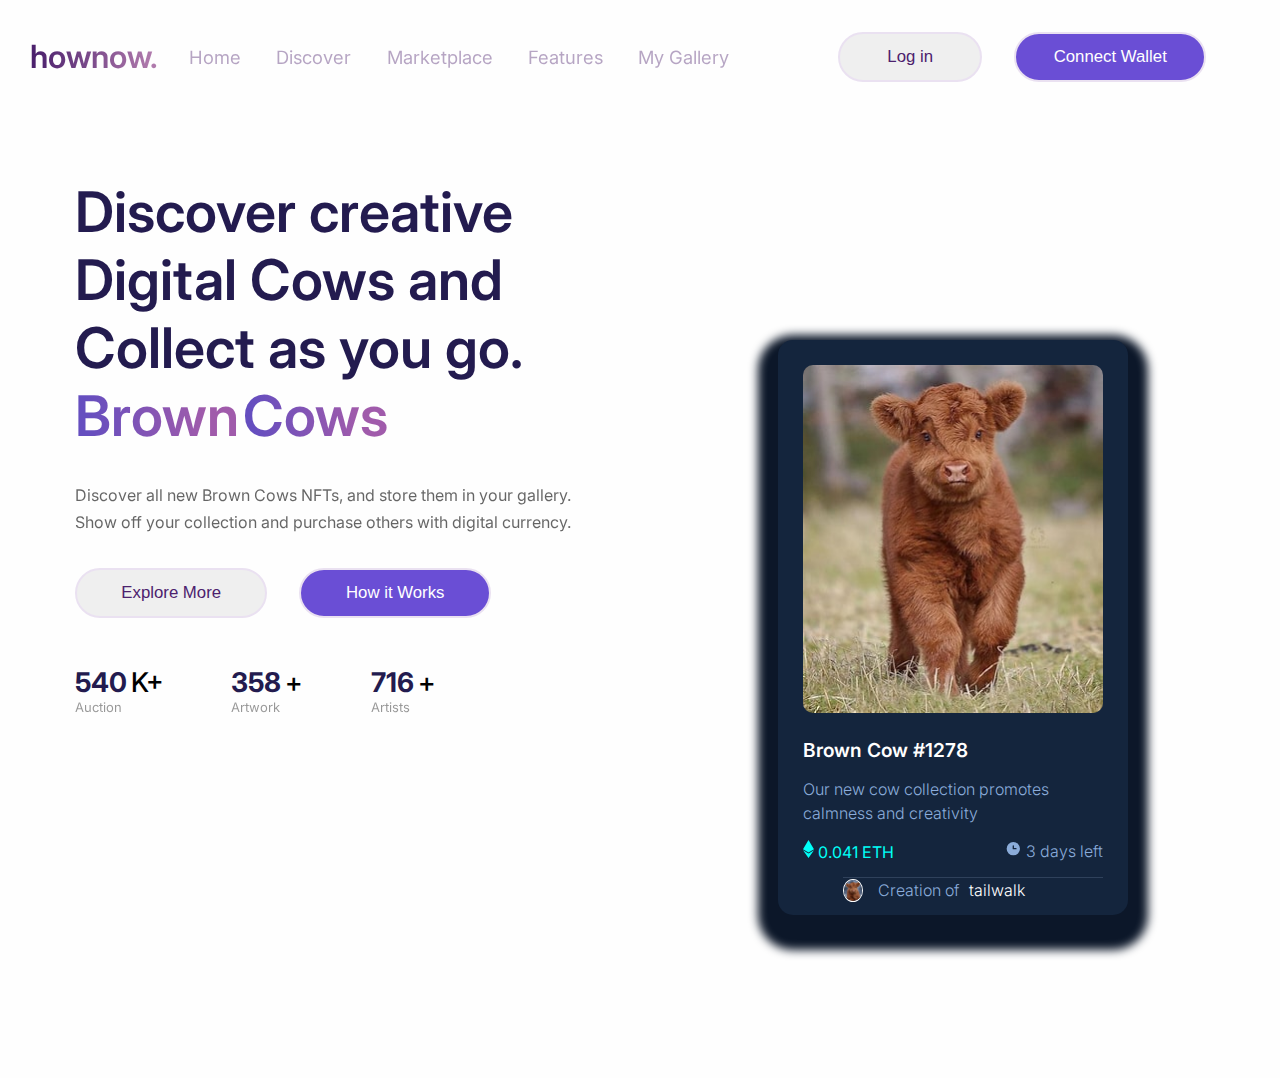
<file: landing-page/index.html>
<!DOCTYPE html>
<html lang="en">
<head>
    <meta charset="UTF-8">
    <meta name="viewport" content="width=device-width, initial-scale=1.0">
    <link rel="stylesheet" href="style.css">
    <title>NFT</title>
</head>
<body>
 <header>
    <div class="logo"><a href="#">HOWNOW.</a></div>
    <nav>
        <ul class="nav-list">
            <li class="nav-item">
                <a class="nav-link" href="">Home</a>
            </li>
            <li class="nav-item">
                <a class="nav-link" href="">Discover</a>
            </li>
            <li class="nav-item">
                <a class="nav-link" href="">Marketplace</a>
            </li>
            <li class="nav-item">
                <a class="nav-link" href="">Features</a>
            </li>
            <li class="nav-item">
                <a class="nav-link" href="">My Gallery</a>
            </li>
        </ul>
    </nav>
    <div class="buttons">
        <button class="button-login"><a class="login-link" href="">Log in</a></button>
        <button class="button-wallet"><a class="wallet-link" href="">Connect Wallet</a></button>
    </div>
 </header>
 <main>
    <section class="data">
        <section class="heading1">Discover creative Digital Cows and Collect as you go. </section>
        <section class="heading2">Brown</section>
        <span class="heading2"><a href="">Cows</a></span>
        <section class="rare">Brown Cows</section>
        <p class="description">Discover all new Brown Cows NFTs, and store them in your gallery. Show off your collection and purchase others with digital currency.</p>
        <!-- do not forget to make gallery of "owned" nfts after login with tag styling -->
        <div class="main-buttons">
            <button class="button-explore"><a class="explore-link" href="">Explore More</a></button>
            <button class="button-how-it-works"><a class="how-it-works-link" href="">How it Works</a></button>
        </div>
        <section class="numbers">
            <div class="counter">
                <div class="counter2">
                    <h1 class="count auction" data-target="650">0</h1>
                    <span>K+</span>
                </div>
                <p>Auction</p>
            </div>
            <div class="counter">
                <div class="counter2">
                    <h1 class="count artwork" data-target="420">0</h1>
                    <span>+</span>
                </div>
                <p>Artwork</p>
            </div>
            <div class="counter">
                <div class="counter2">
                    <h1 class="count artists" data-target="804">0</h1>
                    <span>+</span>
                </div>
                <p>Artists</p>
            </div>
        </section>
    </section>
    <section class="main-area">
        <div class="nft-container">
    
          <div class="image-container">
            <img class="nft" src="images/browncow1.jpg" alt="Equilibrium">
            <div class="eye-overlay">
              <svg class="eye" width="48" height="48" xmlns="http://www.w3.org/2000/svg"><g fill="none" fill-rule="evenodd"><path d="M0 0h48v48H0z"/><path d="M24 9C14 9 5.46 15.22 2 24c3.46 8.78 12 15 22 15 10.01 0 18.54-6.22 22-15-3.46-8.78-11.99-15-22-15Zm0 25c-5.52 0-10-4.48-10-10s4.48-10 10-10 10 4.48 10 10-4.48 10-10 10Zm0-16c-3.31 0-6 2.69-6 6s2.69 6 6 6 6-2.69 6-6-2.69-6-6-6Z" fill="#FFF" fill-rule="nonzero"/></g></svg>
            </div>
          </div>
    
          <div class="info-grid">
            <a href="#nft" class="nft-name">Brown Cow #1278</a>
            <div class="nft-description">Our new cow collection promotes calmness and creativity</div>
            <div class="eth-time">
              <span class="eth"><svg width="11" height="18" xmlns="http://www.w3.org/2000/svg"><path d="M11 10.216 5.5 18 0 10.216l5.5 3.263 5.5-3.262ZM5.5 0l5.496 9.169L5.5 12.43 0 9.17 5.5 0Z" fill="#00FFF8"/></svg> 0.041 ETH</span> 
              <span class="time"><svg width="17" height="17" xmlns="http://www.w3.org/2000/svg"><path d="M8.305 2.007a6.667 6.667 0 1 0 0 13.334 6.667 6.667 0 0 0 0-13.334Zm2.667 7.334H8.305a.667.667 0 0 1-.667-.667V6.007a.667.667 0 0 1 1.334 0v2h2a.667.667 0 0 1 0 1.334Z" fill="#8BACD9"/></svg> 3 days left</span>
            </div>
            <div class="creator"><img class="avatar" src="images/browncow2.jpg" alt="avatar"> Creation of <a href="#">tailwalk</a></div>
          </div>
        </div>
    </section>
 </main>

    <script src="main.js"></script>
</body>
</html>
</file>
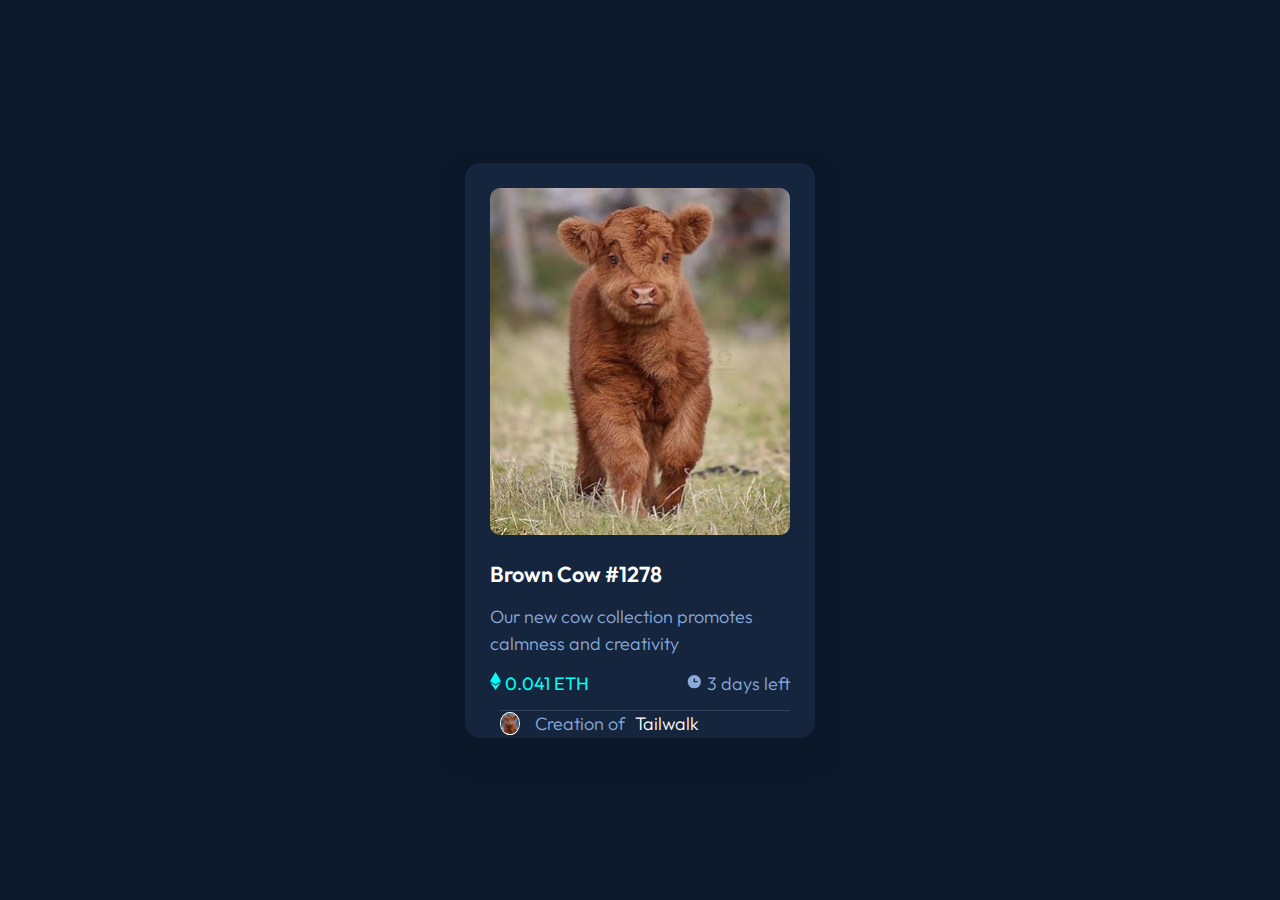
<file: landing-page/temp.html>
<!DOCTYPE html>
<html lang="en">
<head>
  <meta charset="UTF-8">
  <meta name="viewport" content="width=device-width, initial-scale=1.0"> <!-- displays site properly based on user's device -->

  <link rel="icon" type="image/png" sizes="32x32" href="./images/favicon-32x32.png">
  <link rel="preconnect" href="https://fonts.googleapis.com">
  <link rel="preconnect" href="https://fonts.gstatic.com" crossorigin>
  <link href="https://fonts.googleapis.com/css2?family=Outfit:wght@300;400;600&display=swap" rel="stylesheet">
  <link rel="stylesheet" href="temp.css">
  <title>Frontend Mentor | NFT preview card component</title>
</head>
<body>

  <main>
    <div class="nft-container">

      <div class="image-container">
        <img class="nft" src="images/browncow1.jpg" alt="Equilibrium">
        <div class="eye-overlay">
          <svg class="eye" width="48" height="48" xmlns="http://www.w3.org/2000/svg"><g fill="none" fill-rule="evenodd"><path d="M0 0h48v48H0z"/><path d="M24 9C14 9 5.46 15.22 2 24c3.46 8.78 12 15 22 15 10.01 0 18.54-6.22 22-15-3.46-8.78-11.99-15-22-15Zm0 25c-5.52 0-10-4.48-10-10s4.48-10 10-10 10 4.48 10 10-4.48 10-10 10Zm0-16c-3.31 0-6 2.69-6 6s2.69 6 6 6 6-2.69 6-6-2.69-6-6-6Z" fill="#FFF" fill-rule="nonzero"/></g></svg>
        </div>
      </div>

      <div class="info-grid">
        <a href="#nft" class="nft-name">Brown Cow #1278</a>
        <div class="nft-description">Our new cow collection promotes calmness and creativity</div>
        <div class="eth-time">
          <span class="eth"><svg width="11" height="18" xmlns="http://www.w3.org/2000/svg"><path d="M11 10.216 5.5 18 0 10.216l5.5 3.263 5.5-3.262ZM5.5 0l5.496 9.169L5.5 12.43 0 9.17 5.5 0Z" fill="#00FFF8"/></svg> 0.041 ETH</span> 
          <span class="time"><svg width="17" height="17" xmlns="http://www.w3.org/2000/svg"><path d="M8.305 2.007a6.667 6.667 0 1 0 0 13.334 6.667 6.667 0 0 0 0-13.334Zm2.667 7.334H8.305a.667.667 0 0 1-.667-.667V6.007a.667.667 0 0 1 1.334 0v2h2a.667.667 0 0 1 0 1.334Z" fill="#8BACD9"/></svg> 3 days left</span>
        </div>
        <div class="creator"><img class="avatar" src="images/browncow2.jpg" alt="avatar"> Creation of <a href="#">Tailwalk</a></div>
      </div>
    </div>
  </main>
</body>
</html>
</file>
<file: landing-page/style.css>
@import url('https://fonts.googleapis.com/css2?family=Inter:wght@300;400;500;600&display=swap"');
*, *::before, *::after{
    text-decoration: none;
    padding: 0;
    margin: 0;
    box-sizing: border-box;
    list-style: none;
    transition: all .3s ease-in-out;
    
}
body{
    font-family: 'Inter', sans-serif;
    background-color: #FEFEFE;
}

/* header */
header{
    display: grid;
    grid-template-columns: .2fr .5fr 2fr 1.5fr .1fr ;
    margin: 2rem 0;
}
.logo{
    grid-column-start: 2;
    display: flex;
    justify-content: center;
    align-items: center;
    text-transform: lowercase;

}
.logo>a{
    font-size: 2rem;
    font-weight: 600;
    background: linear-gradient(90deg, #4c216d 3.8%, rgba(162, 99, 158, .85) 95%);
    -webkit-background-clip: text;
    -webkit-text-fill-color: transparent;
    background-clip: text;

}
nav{
    display: flex;
    justify-content: flex-start;
    align-items: center;
    transition: .4s ease-in-out;
}

.nav-list{
    display: flex;
}
.nav-item{
    padding: .3rem;
    margin: 0 .8rem;
    transition: .4s;
}
.nav-link{
    opacity: .4;
    color: #4c216d;
    display: inline-block;
    font-size: 1.15rem;
}
.nav-link:hover{
    opacity: 1;
    transition: all .3s ease-in-out;
} 
.buttons{
    display: flex;
    align-items: center;
    justify-content: center;
}
.button-login, .button-wallet, .button-explore, .button-how-it-works{
    width: 9rem;
    border-radius: 3rem;
    height: 3.1rem;
    border: 2px solid #eae1f1;
    cursor: pointer;
    margin-right: 1rem;
}
.login-link, .wallet-link, .explore-link, .how-it-works-link{
    font-size: 1.05rem;
}
.login-link, .explore-link{
    color: #4c216d;
}
.wallet-link, .how-it-works-link{
    color: #fff;
}
.button-wallet, .button-how-it-works{
    width: 12rem;
    background-color: #6a4ed5;
    margin-left: 1rem;
}
.button-login:hover, .button-explore:hover{
    background-color: #6a4ed5;
    box-shadow: 2px 10px 50px 1px rgba(106, 78, 213, .3);
    transform: scale(1.05,1.05);
}
.button-wallet:hover, .button-how-it-works:hover{
    background-color: #FEFEFE;
    box-shadow: 2px 10px 50px 1px rgba(106, 78, 213, .15);
    transform: scale(1.05,1.05);
}
.button-login:hover .login-link, .button-explore:hover .explore-link{
color: #fff;
}
.button-wallet:hover .wallet-link, .button-how-it-works:hover .how-it-works-link{
    color: #4c216d;
}
@media(max-width: 80rem){
    header{
        grid-template-columns: .05fr .5fr 2fr 1.5fr .05fr 
    }
}
@media(max-width: 73rem){
    .logo>a{
        font-size: 1.6rem;
    }
    .nav-item{
        padding: .1rem;
        margin: 0 .6rem;
    }
    .nav-link{
        font-size: 1.05rem
    }
    .button-login, .button-wallet, .button-explore, .button-how-it-works{
        width: 6rem;
        height: 2.6rem;
        margin-right: .7rem;
    }
    .button-wallet, .button-how-it-works{
        width: 9rem;
        margin-left: .7rem;
    }
    .login-link, .wallet-link, .explore-link, .how-it-works-link{
        font-size: .95rem;
    }
}
@media(max-width: 59rem){
    header{
        grid-template-columns: .01fr .5fr 2fr .5fr .01fr 
    }
    .logo>a{
        font-size: 1.5rem;
    }
    .nav-item{
        padding: .1rem;
        margin: 0 .5rem;
    }
    .nav-link{
        font-size: 1rem
    }
    .button-login, .button-wallet, .button-explore, .button-how-it-works{
        width: 5.5rem;
        height: 2.4rem;
        margin-right: .3rem;
    }
    .button-wallet, .button-how-it-works{
        width: 8rem;
        margin-left: .7rem;
    }
    .login-link, .wallet-link, .explore-link, .how-it-works-link{
        font-size: .9rem;
    }
}
@media(max-width: 50rem){
    header{
        grid-template-columns: .01fr 2fr .2fr .1fr 
    }
    .logo{
        justify-content: flex-start;
    }
    nav{
        display: none;
    }

    .button-login, .button-wallet, .button-how-it-works, .button-explore{
        width: 5.5rem;
        height: 2.4rem;
        margin-right: .3rem;
    }
    .button-wallet, .button-how-it-works{
        width: 8rem;
        margin-left: .7rem;
    }
    .login-link, .wallet-link, .explore-link, .how-it-works-link{
        font-size: .9rem;
    }
}
/* main content */
.image{
    display: flex;
    align-items: center;
    justify-content: flex-end;
}
image > img{
    width: 100%;
    min-width: 13rem;
    height: auto;
}
main{
    display: grid;
    grid-template-columns: .12fr 1.3fr 1.4fr .01fr;
    margin-top: 6rem;
    gap: 1.5rem;
}
.data{
    grid-column-start: 2;
}
.heading1, .heading2, .rare{
    font-size: 4rem;
    font-weight: 600;
    max-width: 35rem;
}
.rare{
    display: none;
}
.heading1{
    color: #231b4f;
}
.heading2:hover, .heading2{
    background: linear-gradient(85deg, #654ebf 8%, #a05bab 78%);
    -webkit-background-clip: text;
    -webkit-text-fill-color: transparent;
    background-clip: text;
    display: inline-block;
}
.heading2:hover{
    background: linear-gradient(85deg, #a4649f 8%, #deb5cb 78%);
    -webkit-background-clip: text;
    -webkit-text-fill-color: transparent;
    background-clip: text;
    margin-left: 1rem;
}
.description{
    line-height: 1.7;
    max-width: 32rem;
    font-size: 1rem;
    margin: 2rem 0;
    opacity: .6;
}
.main-buttons, .numbers{
    display: flex;
    margin-bottom: 2rem;
}
.counter > p{
    font-size: small;
    opacity: .4;

}
.count{
    display: inline-block;
    color: #231b4f;
    font-size: 2rem;
}
.counter{
    margin-right: .2rem;
}
.counter2 > span{
    font-weight: 500;
    font-size: 2rem;
}
.button-explore, .button-how-it-works{
    width: 12rem;
    margin-right: 1rem;
    margin-bottom: 1rem;
}
@media(max-width: 82rem){
    .heading1, .heading2{
        font-size: 3.5em;
        max-width: 32rem;
    }
    .count, .counter2 > span{
        font-size: 1.7rem;
    }
    .counter2 > span{
        margin-right: 4rem;
    }
}
@media(max-width: 70rem){
    main{
        margin-top: 4rem;
     }
    .heading1, .heading2{
        font-size: 3rem;
        max-width: 28rem;
    }
.counter2 > span{
        margin-right: 3.5rem;
    }
    .description{
        max-width: 25rem;
    }
    .button-how-it-works,.button-explore {
        width: 9rem;
    }
}
@media(max-width: 64rem){
    .heading1, .heading2{
        font-size: 2.5rem;
        max-width: 23rem;
    } .counter2 > span{
        margin-right: 3rem;
    }
    .description{
        max-width: 22rem;
        font-size: .9rem;
    }
    .button-how-it-works,.button-explore {
        width: 9rem;
    }
    .count, .counter2 > span{
        font-size: 1.4rem;
    }
}
@media(max-width: 53rem){
    .heading1, .heading2{
        font-size: 2rem;
        max-width: 18rem;
    }
    .counter2 > span{
        margin-right: 2rem;
    }
    .description{
        max-width: 18rem;
        font-size: .85rem;
        margin-bottom: 2rem;
        margin-top: 1rem;
    }
    .button-how-it-works,.button-explore {
        width: 7rem;
    }
    .button-how-it-works>a,.button-explore>a {
       font-size: .8rem;
    }
.counter2 > span{
        font-size: 1.4rem;
    }
}
@media(max-width: 43rem){
    .heading1, .heading2{
        font-size: 1.7rem;
        max-width: 15rem;
    }
    .counter2 > span{
        margin-right: 1rem;
    }
    .heading1{
margin-top: 24px;
    }
    .description{
        max-width: 18rem;
        font-size: .85rem;
        margin-bottom: 2rem;
        margin-top: 1rem;
    }
    .button-how-it-works,.button-explore {
        width: 7rem;
    }
    .button-how-it-works>a,.button-explore>a {
       font-size: .8rem;
    }
    .count, .counter2 > span{
        font-size: 1.4rem;
    }
}
@media(max-width: 33rem){
   main{
    display: flex;
    flex-direction: column-reverse;

   }
   .image{
    display: flex;
    align-items: center;
    justify-content: center;
   }
   .image > img{
    width: 100%;
    height: auto;
    min-height: 10rem;
    max-width: 20rem;
   }
   .data{
    width: 100%;
    flex-direction: column;
    justify-content: center;
    align-items: center;
    display: flex;
   }
   .rare{
    display: block;
    font-size: 1.7rem;
    margin-right: 6rem;
    background: linear-gradient(85deg, #231b4f 8%, #a05bab 78%);
    -webkit-background-clip: text;
    -webkit-text-fill-color: transparent;
    background-clip: text;
    margin:.8rem auto 0;
   }
   .numbers{
    margin-left: 2.5rem;
    text-align: center;
   }
   .heading2{
    display: none;
   }

}
/* image */

.main-area {
    height: 100vh;
    display: flex;
    justify-content: center;
    align-items: center;
}

.nft-container {
    background-color: hsl(216, 50%, 16%);
    width: 350px;
    height: 575px;
    display: flex;
    flex-direction: column;
    border-radius: 15px;
    padding: 25px 0;
    box-shadow: 0px 15px 10px 20px rgb(12, 23, 41); 
}

.image-container {
    width: 300px;
    align-self: center ;
    position: relative;
}

.nft {
    display: block;
    width: 100%;
    align-self:center ;
    border-radius: 10px;
}

.eye-overlay{
    position: absolute;
    top:0;
    left:0;
    width: 100%;
    height: 100%;
    background: rgba(0, 255, 247, 0.5);
    border-radius: 10px;
    display: flex;
    justify-content: center;
    align-items: center;
    opacity: 0;
    transition: opacity ease-in 100ms;
}

.eye-overlay .eye {
    transform: translateY(10px);
    transition: transform 100ms;
}

.eye-overlay:hover {
    opacity: 1;
    cursor: pointer;
}

.eye-overlay:hover .eye{
    transform: translateY(0);
}



.info-grid {
    padding: 25px;
    display: grid;
    grid-template-areas:
    "name name"
    "info info"
    "eth-time eth-time"
    "creator creator";
    row-gap: 15px;
}

.nft-name {
    grid-area: name;
    color: hsl(0, 0%, 100%);
    font-weight: 600;
    font-size: 1.2rem;
    text-decoration: none;
}

.nft-description {
    grid-area: info;
    line-height: 1.5em;
}

.nft-description, .time, .creator {
    color:hsl(215, 51%, 70%);
    font-weight: 300;
}

.eth-time {
    grid-area: eth-time;
    display: flex;
    justify-content: space-between;
}
.eth {
    grid-area: eth;
    color: hsl(178, 100%, 50%);
    font-weight: 400;
}

.time {
    grid-area: time;
}

.creator {
    grid-area: creator;
    display: flex;
    align-items: center;
    padding-top:1px;
    border-top: 1px solid hsl(215, 32%, 27%);
    margin-left: 40px;
}

.creator a {
    color:hsl(0, 0%, 100%);
    text-decoration: none;
    margin-left: 10px;
}

.avatar {
    width: 20px;
    margin-right: 15px;
    border: 1px solid white;
    border-radius: 50%;
}

.creator a:hover, .nft-name:hover {
    color:hsl(178, 100%, 50%);
    
}
</file>
<file: landing-page/temp.css>
*{
    margin: 0;
    padding: 0;
    box-sizing: border-box;
}
html {
    font-size: 18px;
    font-family: 'Outfit', sans-serif;
    background-color: hsl(217, 54%, 11%);
}

main {
    height: 100vh;
    display: flex;
    justify-content: center;
    align-items: center;
}

.nft-container {
    background-color: hsl(216, 50%, 16%);
    width: 350px;
    height: 575px;
    display: flex;
    flex-direction: column;
    border-radius: 15px;
    padding: 25px 0;
    box-shadow: 0px 15px 10px 20px rgb(12, 23, 41); 
}

.image-container {
    width: 300px;
    align-self: center ;
    position: relative;
}

.nft {
    display: block;
    width: 100%;
    align-self:center ;
    border-radius: 10px;
}

.eye-overlay{
    position: absolute;
    top:0;
    left:0;
    width: 100%;
    height: 100%;
    background: rgba(0, 255, 247, 0.5);
    border-radius: 10px;
    display: flex;
    justify-content: center;
    align-items: center;
    opacity: 0;
    transition: opacity ease-in 100ms;
}

.eye-overlay .eye {
    transform: translateY(10px);
    transition: transform 100ms;
}

.eye-overlay:hover {
    opacity: 1;
    cursor: pointer;
}

.eye-overlay:hover .eye{
    transform: translateY(0);
}



.info-grid {
    padding: 25px;
    display: grid;
    grid-template-areas:
    "name name"
    "info info"
    "eth-time eth-time"
    "creator creator";
    row-gap: 15px;
}

.nft-name {
    grid-area: name;
    color: hsl(0, 0%, 100%);
    font-weight: 600;
    font-size: 1.2rem;
    text-decoration: none;
}

.nft-description {
    grid-area: info;
    line-height: 1.5em;
}

.nft-description, .time, .creator {
    color:hsl(215, 51%, 70%);
    font-weight: 300;
}

.eth-time {
    grid-area: eth-time;
    display: flex;
    justify-content: space-between;
}
.eth {
    grid-area: eth;
    color: hsl(178, 100%, 50%);
    font-weight: 400;
}

.time {
    grid-area: time;
}

.creator {
    grid-area: creator;
    display: flex;
    align-items: center;
    padding-top:1px;
    border-top: 1px solid hsl(215, 32%, 27%);
    margin-left: 10px;
}

.creator a {
    color:hsl(0, 0%, 100%);
    text-decoration: none;
    margin-left: 10px;
}

.avatar {
    width: 20px;
    margin-right: 15px;
    border: 1px solid white;
    border-radius: 50%;
}

.creator a:hover, .nft-name:hover {
    color:hsl(178, 100%, 50%);
    
}
</file>
